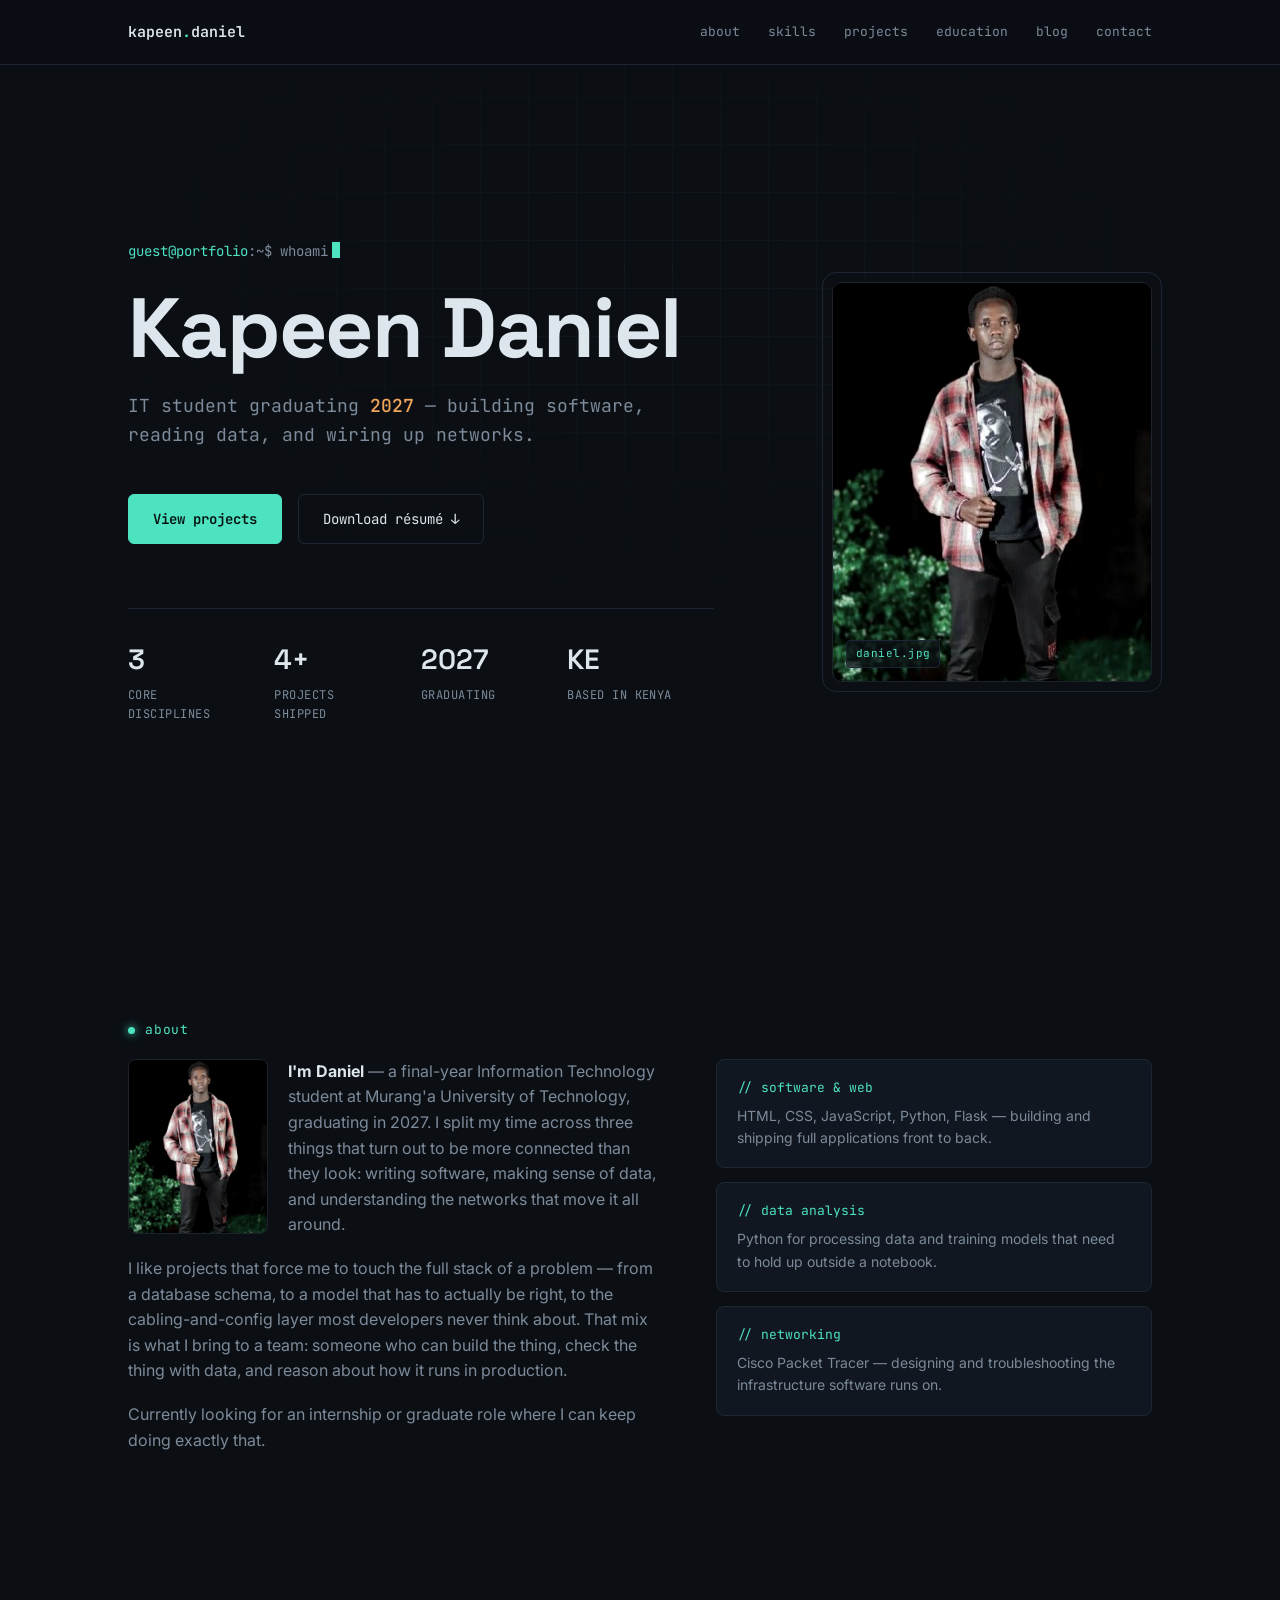
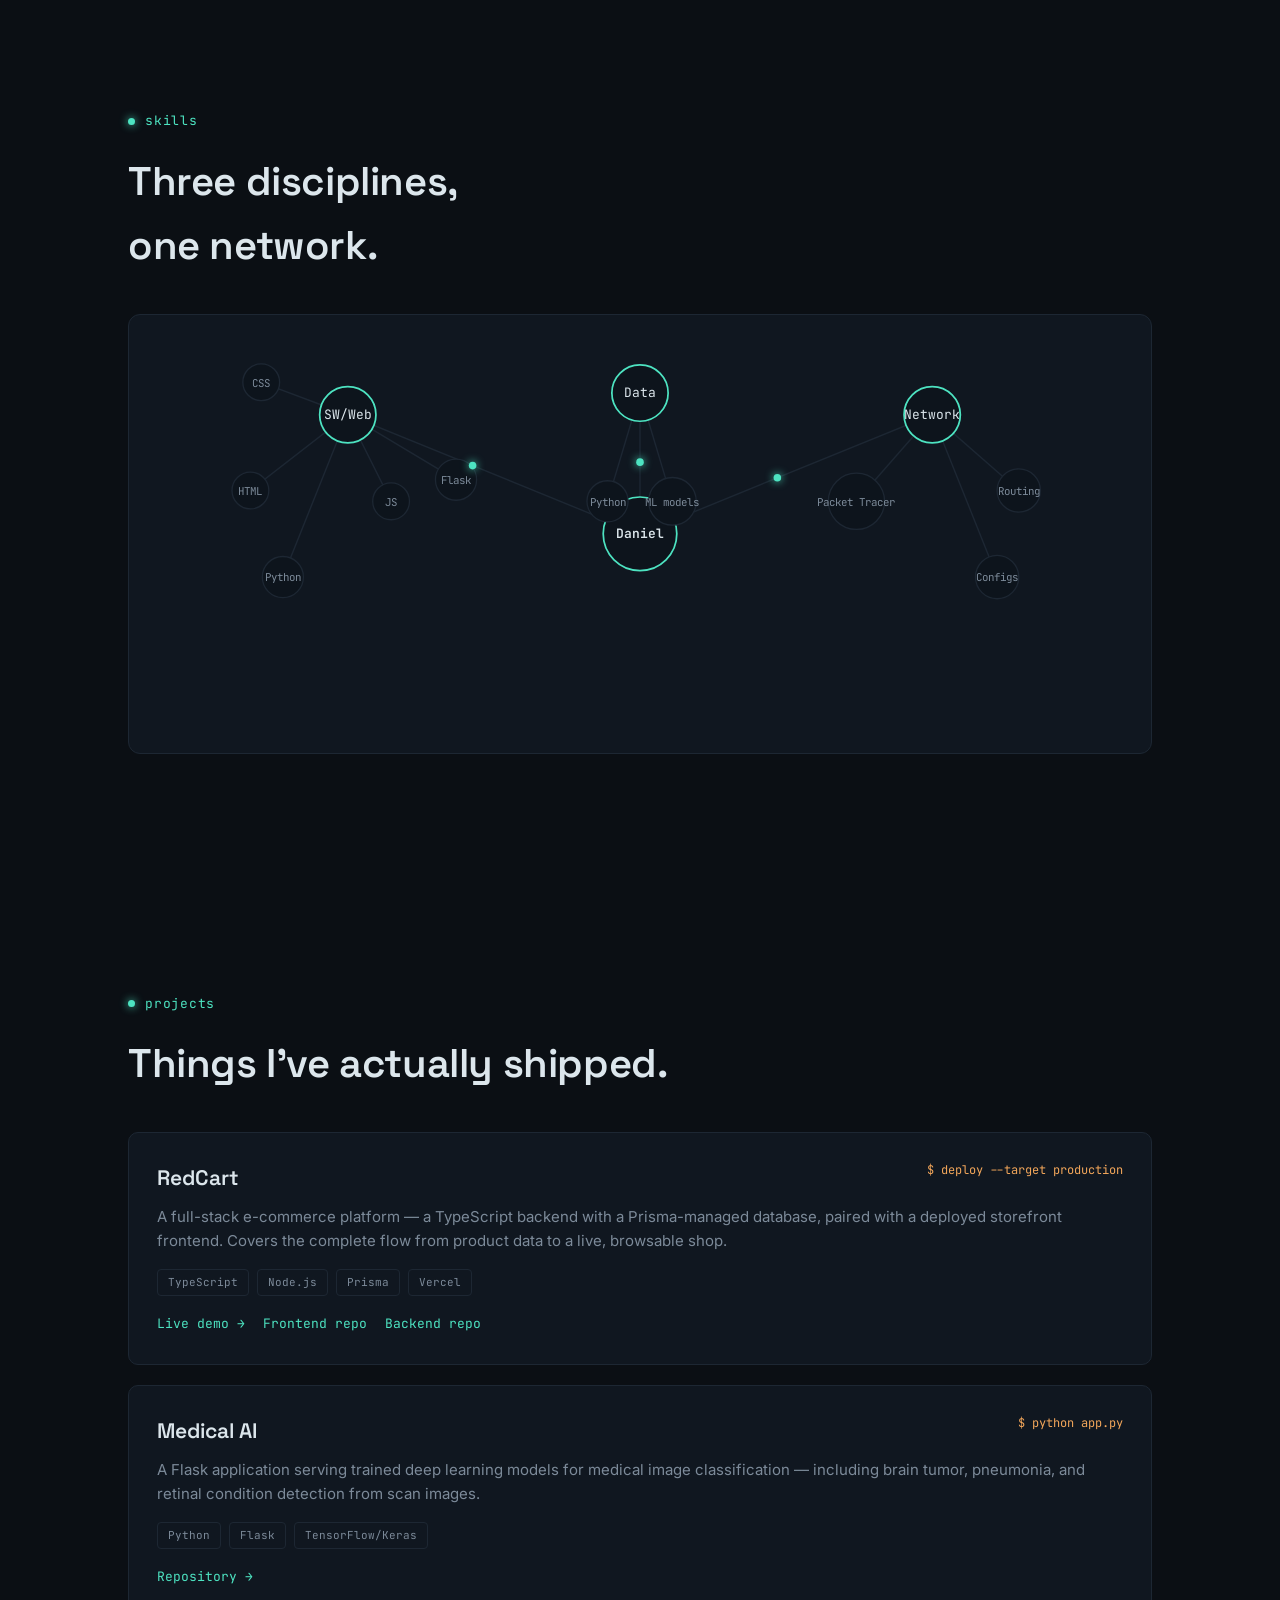
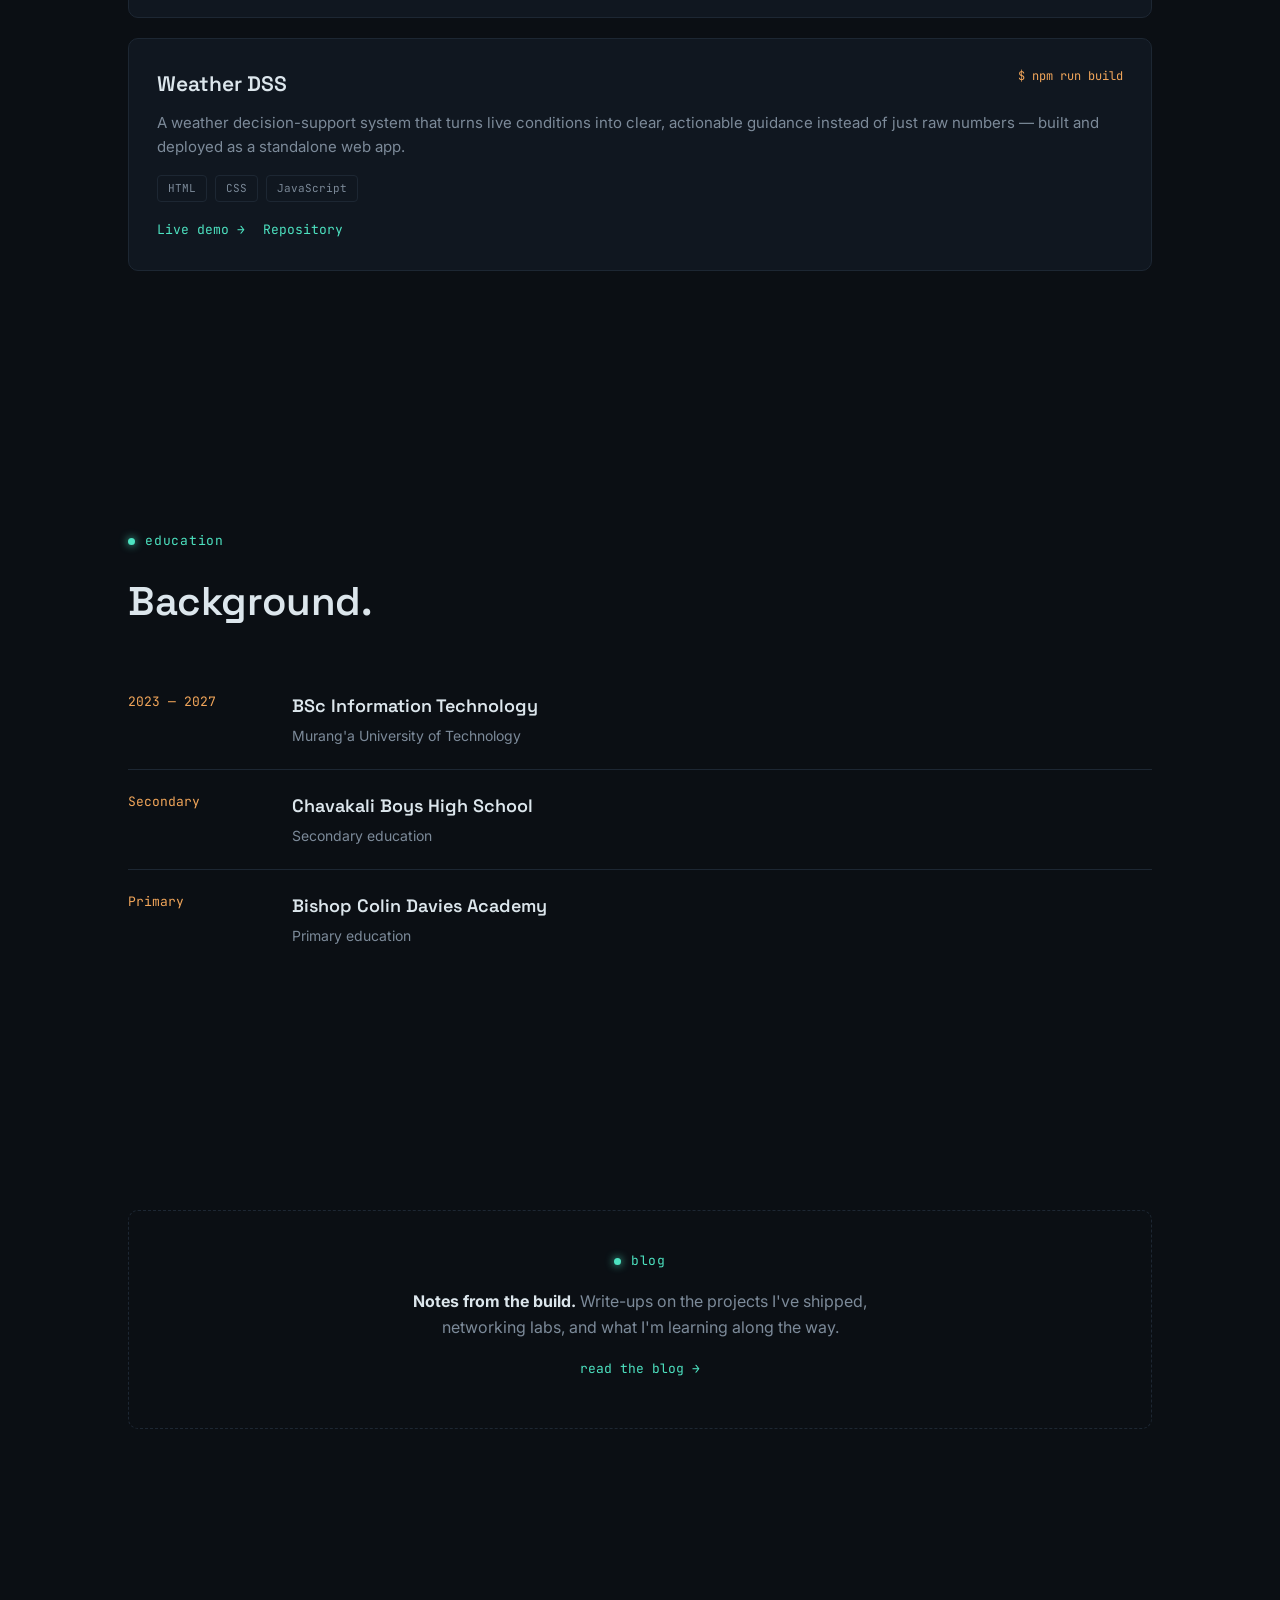
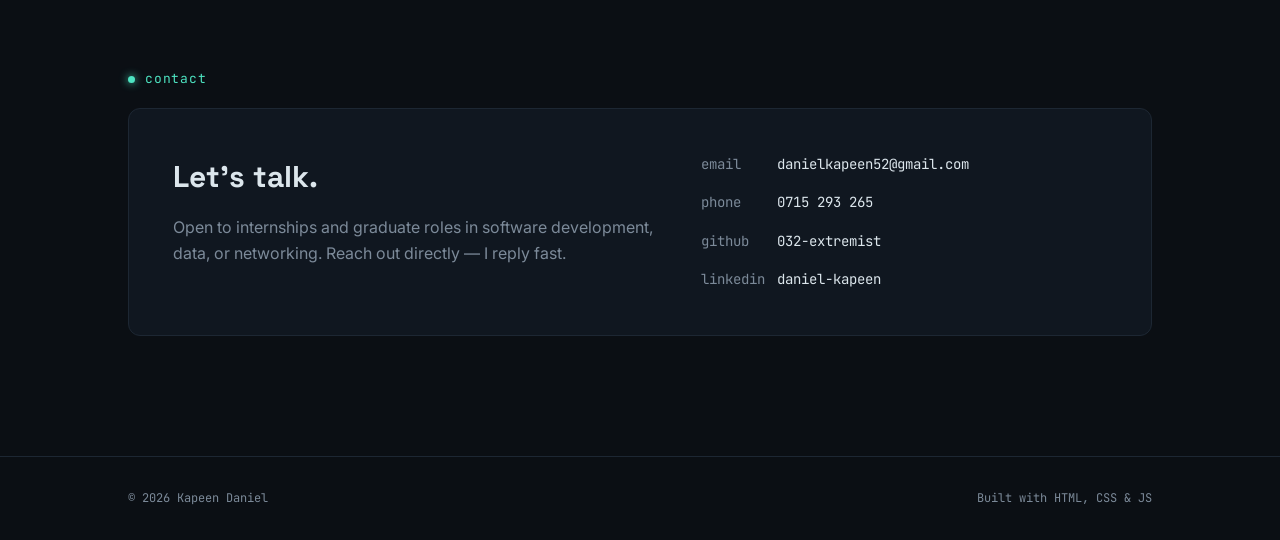
<file: index.html>
<!DOCTYPE html>
<html lang="en">

<head>
    <meta charset="UTF-8">
    <meta name="viewport" content="width=device-width, initial-scale=1.0">
    <title>Kapeen Daniel — IT Professional</title>
    <link rel="icon" href="favicon.ico" sizes="any">
    <link rel="icon" type="image/png" sizes="32x32" href="assets/favicon-32.png">
    <link rel="icon" type="image/png" sizes="16x16" href="assets/favicon-16.png">
    <link rel="apple-touch-icon" href="assets/apple-touch-icon.png">
    <link rel="preconnect" href="https://fonts.googleapis.com">
    <link
        href="https://fonts.googleapis.com/css2?family=Space+Grotesk:wght@400;500;600;700&family=Inter:wght@400;500;600&family=JetBrains+Mono:wght@400;500;600&display=swap"
        rel="stylesheet">
    <style>
        :root {
            --bg: #0B0F14;
            --panel: #101720;
            --panel-2: #0d141c;
            --line: #1D2733;
            --text: #DCE6EC;
            --text-dim: #7C8A99;
            --accent: #4DE3C1;
            --accent-2: #F2A65A;
            --mono: 'JetBrains Mono', monospace;
            --display: 'Space Grotesk', sans-serif;
            --body: 'Inter', sans-serif;
        }

        * {
            box-sizing: border-box;
            margin: 0;
            padding: 0;
        }

        html {
            scroll-behavior: smooth;
        }

        body {
            background: var(--bg);
            color: var(--text);
            font-family: var(--body);
            line-height: 1.6;
            overflow-x: hidden;
        }

        @media (prefers-reduced-motion: reduce) {
            * {
                animation-duration: 0.001ms !important;
                animation-iteration-count: 1 !important;
                transition-duration: 0.001ms !important;
            }
        }

        a {
            color: inherit;
        }

        ::selection {
            background: var(--accent);
            color: #0B0F14;
        }

        /* ---------- Layout shells ---------- */
        .wrap {
            max-width: 1080px;
            margin: 0 auto;
            padding: 0 28px;
        }

        section {
            padding: 120px 0;
        }

        @media (max-width:720px) {
            section {
                padding: 80px 0;
            }
        }

        .eyebrow {
            font-family: var(--mono);
            font-size: 13px;
            letter-spacing: 0.06em;
            color: var(--accent);
            display: flex;
            align-items: center;
            gap: 10px;
            margin-bottom: 18px;
        }

        .eyebrow::before {
            content: "";
            width: 7px;
            height: 7px;
            background: var(--accent);
            border-radius: 50%;
            box-shadow: 0 0 8px var(--accent);
            display: inline-block;
        }

        h2.heading {
            font-family: var(--display);
            font-weight: 600;
            font-size: clamp(28px, 4vw, 40px);
            letter-spacing: -0.01em;
            margin-bottom: 36px;
        }

        /* ---------- Nav ---------- */
        nav {
            position: fixed;
            top: 0;
            left: 0;
            right: 0;
            z-index: 50;
            background: rgba(11, 15, 20, 0.85);
            backdrop-filter: blur(10px);
            border-bottom: 1px solid var(--line);
        }

        nav .wrap {
            height: 64px;
            display: flex;
            align-items: center;
            justify-content: space-between;
        }

        .logo {
            font-family: var(--mono);
            font-weight: 600;
            font-size: 15px;
            color: var(--text);
            text-decoration: none;
        }

        .logo span {
            color: var(--accent);
        }

        .navlinks {
            display: flex;
            gap: 28px;
            font-family: var(--mono);
            font-size: 13px;
        }

        .navlinks a {
            text-decoration: none;
            color: var(--text-dim);
            transition: color .2s;
        }

        .navlinks a:hover,
        .navlinks a:focus-visible {
            color: var(--accent);
        }

        .navlinks a:focus-visible {
            outline: 1px solid var(--accent);
            outline-offset: 4px;
        }

        @media (max-width:720px) {
            .navlinks {
                display: none;
            }
        }

        /* ---------- Hero ---------- */
        .hero {
            min-height: 100vh;
            display: flex;
            flex-direction: column;
            justify-content: center;
            padding-top: 64px;
            position: relative;
        }

        .hero .wrap {
            display: grid;
            grid-template-columns: 1.2fr 0.8fr;
            gap: 48px;
            align-items: center;
        }

        .hero-photo-wrap {
            position: relative;
            justify-self: end;
            width: 100%;
            max-width: 320px;
        }

        .hero-photo-wrap::before {
            content: "";
            position: absolute;
            inset: -10px;
            border: 1px solid var(--line);
            border-radius: 14px;
            pointer-events: none;
        }

        .hero-photo {
            width: 100%;
            aspect-ratio: 4 / 5;
            object-fit: cover;
            border-radius: 10px;
            border: 1px solid var(--line);
            filter: grayscale(45%) contrast(1.05);
            display: block;
        }

        .hero-photo-tag {
            position: absolute;
            bottom: 14px;
            left: 14px;
            font-family: var(--mono);
            font-size: 11px;
            color: var(--accent);
            background: rgba(11, 15, 20, 0.75);
            border: 1px solid var(--line);
            padding: 4px 9px;
            border-radius: 4px;
            letter-spacing: 0.04em;
        }

        @media (max-width: 860px) {
            .hero .wrap {
                grid-template-columns: 1fr;
            }

            .hero-photo-wrap {
                justify-self: center;
                max-width: 220px;
                order: -1;
                margin-bottom: 24px;
            }
        }

        .hero-grid {
            position: absolute;
            inset: 0;
            z-index: -1;
            background-image:
                linear-gradient(var(--line) 1px, transparent 1px),
                linear-gradient(90deg, var(--line) 1px, transparent 1px);
            background-size: 48px 48px;
            opacity: 0.35;
            mask-image: radial-gradient(ellipse 60% 50% at 50% 30%, black 0%, transparent 70%);
        }

        .terminal-line {
            font-family: var(--mono);
            font-size: 14px;
            color: var(--text-dim);
            margin-bottom: 24px;
        }

        .terminal-line .prompt {
            color: var(--accent);
        }

        .terminal-line .caret {
            display: inline-block;
            width: 8px;
            height: 16px;
            background: var(--accent);
            margin-left: 4px;
            vertical-align: -2px;
            animation: blink 1s steps(1) infinite;
        }

        @keyframes blink {
            50% {
                opacity: 0;
            }
        }

        #typed-name {
            border-right: none;
        }

        .hero h1 {
            font-family: var(--display);
            font-weight: 700;
            font-size: clamp(40px, 8vw, 84px);
            line-height: 1.02;
            letter-spacing: -0.02em;
            margin-bottom: 20px;
        }

        .hero h1 .accent {
            color: var(--accent);
        }

        .hero p.tagline {
            font-family: var(--mono);
            font-size: clamp(14px, 2vw, 18px);
            color: var(--text-dim);
            max-width: 620px;
            margin-bottom: 44px;
        }

        .hero p.tagline strong {
            color: var(--accent-2);
            font-weight: 500;
        }

        .hero-cta {
            display: flex;
            gap: 16px;
            flex-wrap: wrap;
            margin-bottom: 64px;
        }

        .btn {
            font-family: var(--mono);
            font-size: 14px;
            padding: 13px 24px;
            border-radius: 6px;
            text-decoration: none;
            display: inline-flex;
            align-items: center;
            gap: 8px;
            transition: transform .15s ease, border-color .15s ease, background .15s ease;
            border: 1px solid var(--line);
        }

        .btn:hover {
            transform: translateY(-2px);
        }

        .btn:focus-visible {
            outline: 2px solid var(--accent);
            outline-offset: 2px;
        }

        .btn-primary {
            background: var(--accent);
            color: #06120F;
            border-color: var(--accent);
            font-weight: 600;
        }

        .btn-primary:hover {
            background: #5FF0D1;
        }

        .btn-secondary {
            color: var(--text);
            background: transparent;
        }

        .btn-secondary:hover {
            border-color: var(--accent);
            color: var(--accent);
        }

        .status-bar {
            display: grid;
            grid-template-columns: repeat(auto-fit, minmax(140px, 1fr));
            border-top: 1px solid var(--line);
            padding-top: 28px;
            max-width: 680px;
        }

        .status-bar div {
            padding-right: 20px;
        }

        .status-bar .num {
            font-family: var(--display);
            font-size: 28px;
            font-weight: 600;
            color: var(--text);
        }

        .status-bar .lbl {
            font-family: var(--mono);
            font-size: 12px;
            color: var(--text-dim);
            letter-spacing: 0.04em;
            margin-top: 4px;
        }

        /* ---------- About ---------- */
        .about-grid {
            display: grid;
            grid-template-columns: 1.1fr 0.9fr;
            gap: 56px;
            align-items: start;
        }

        @media (max-width:760px) {
            .about-grid {
                grid-template-columns: 1fr;
            }
        }

        .about-text p {
            color: var(--text-dim);
            margin-bottom: 18px;
            font-size: 16px;
        }

        .about-photo {
            width: 140px;
            aspect-ratio: 4 / 5;
            object-fit: cover;
            border-radius: 8px;
            border: 1px solid var(--line);
            filter: grayscale(45%) contrast(1.05);
            float: left;
            margin: 0 20px 12px 0;
            shape-outside: margin-box;
        }

        .about-text strong {
            color: var(--text);
        }

        .focus-list {
            display: flex;
            flex-direction: column;
            gap: 14px;
        }

        .focus-item {
            background: var(--panel);
            border: 1px solid var(--line);
            border-radius: 8px;
            padding: 18px 20px;
        }

        .focus-item .ft {
            font-family: var(--mono);
            font-size: 13px;
            color: var(--accent);
            margin-bottom: 6px;
        }

        .focus-item .fd {
            font-size: 14px;
            color: var(--text-dim);
        }

        /* ---------- Skills network ---------- */
        .skills-graph-wrap {
            background: var(--panel);
            border: 1px solid var(--line);
            border-radius: 12px;
            padding: 24px;
            overflow-x: auto;
        }

        .skills-graph-wrap svg {
            width: 100%;
            min-width: 560px;
            height: auto;
            display: block;
        }

        .node-label {
            font-family: var(--mono);
            font-size: 12px;
            fill: var(--text);
        }

        .node-sub {
            font-family: var(--mono);
            font-size: 10px;
            fill: var(--text-dim);
        }

        .node-core circle {
            fill: var(--panel-2);
            stroke: var(--accent);
            stroke-width: 1.6;
        }

        .node-leaf circle {
            fill: var(--panel-2);
            stroke: var(--line);
            stroke-width: 1.2;
        }

        .link {
            stroke: var(--line);
            stroke-width: 1.3;
        }

        .pulse {
            fill: var(--accent);
            filter: drop-shadow(0 0 4px var(--accent));
        }

        /* ---------- Projects ---------- */
        .project-card {
            border: 1px solid var(--line);
            border-radius: 10px;
            background: var(--panel);
            padding: 28px;
            margin-bottom: 20px;
            transition: border-color .2s ease, transform .2s ease;
        }

        .project-card:hover {
            border-color: var(--accent);
            transform: translateY(-2px);
        }

        .project-head {
            display: flex;
            justify-content: space-between;
            align-items: flex-start;
            gap: 16px;
            flex-wrap: wrap;
            margin-bottom: 10px;
        }

        .project-head h3 {
            font-family: var(--display);
            font-size: 21px;
            font-weight: 600;
        }

        .project-cmd {
            font-family: var(--mono);
            font-size: 12px;
            color: var(--accent-2);
        }

        .project-card p.desc {
            color: var(--text-dim);
            font-size: 15px;
            margin-bottom: 16px;
        }

        .stack-tags {
            display: flex;
            gap: 8px;
            flex-wrap: wrap;
            margin-bottom: 18px;
        }

        .tag {
            font-family: var(--mono);
            font-size: 11px;
            color: var(--text-dim);
            border: 1px solid var(--line);
            padding: 4px 10px;
            border-radius: 4px;
        }

        .project-links {
            display: flex;
            gap: 18px;
            font-family: var(--mono);
            font-size: 13px;
        }

        .project-links a {
            text-decoration: none;
            color: var(--accent);
            border-bottom: 1px solid transparent;
        }

        .project-links a:hover {
            border-color: var(--accent);
        }

        /* ---------- Education ---------- */
        .edu-item {
            display: grid;
            grid-template-columns: 140px 1fr;
            gap: 24px;
            padding: 22px 0;
            border-bottom: 1px solid var(--line);
        }

        .edu-item:last-child {
            border-bottom: none;
        }

        .edu-year {
            font-family: var(--mono);
            font-size: 13px;
            color: var(--accent-2);
        }

        .edu-item h3 {
            font-family: var(--display);
            font-size: 18px;
            font-weight: 600;
            margin-bottom: 4px;
        }

        .edu-item p {
            color: var(--text-dim);
            font-size: 14px;
        }

        @media (max-width:600px) {
            .edu-item {
                grid-template-columns: 1fr;
                gap: 6px;
            }
        }

        /* ---------- Blog placeholder ---------- */
        .blog-card {
            border: 1px dashed var(--line);
            border-radius: 10px;
            padding: 40px 28px;
            text-align: center;
            color: var(--text-dim);
        }

        .blog-card .eyebrow {
            justify-content: center;
        }

        .blog-card p {
            max-width: 480px;
            margin: 0 auto 8px;
        }

        /* ---------- Contact ---------- */
        .contact-panel {
            background: var(--panel);
            border: 1px solid var(--line);
            border-radius: 12px;
            padding: 44px;
            display: grid;
            grid-template-columns: 1.2fr 1fr;
            gap: 40px;
        }

        @media (max-width:700px) {
            .contact-panel {
                grid-template-columns: 1fr;
                padding: 32px 24px;
            }
        }

        .contact-panel h2 {
            font-family: var(--display);
            font-size: 30px;
            margin-bottom: 14px;
        }

        .contact-panel p.lead {
            color: var(--text-dim);
            margin-bottom: 0;
        }

        .contact-list {
            display: flex;
            flex-direction: column;
            gap: 16px;
        }

        .contact-row {
            display: flex;
            align-items: center;
            gap: 12px;
            font-family: var(--mono);
            font-size: 14px;
        }

        .contact-row .k {
            color: var(--text-dim);
            width: 64px;
            flex-shrink: 0;
        }

        .contact-row a,
        .contact-row span {
            color: var(--text);
            text-decoration: none;
        }

        .contact-row a:hover {
            color: var(--accent);
        }

        footer {
            border-top: 1px solid var(--line);
            padding: 32px 0;
            font-family: var(--mono);
            font-size: 12px;
            color: var(--text-dim);
            display: flex;
            justify-content: space-between;
            flex-wrap: wrap;
            gap: 10px;
        }

        .reveal {
            opacity: 0;
            transform: translateY(16px);
            transition: opacity .6s ease, transform .6s ease;
        }

        .reveal.in {
            opacity: 1;
            transform: translateY(0);
        }
    </style>
</head>

<body>

    <nav>
        <div class="wrap">
            <a href="#top" class="logo">kapeen<span>.</span>daniel</a>
            <div class="navlinks">
                <a href="#about">about</a>
                <a href="#skills">skills</a>
                <a href="#projects">projects</a>
                <a href="#education">education</a>
                <a href="blog/index.html">blog</a>
                <a href="#contact">contact</a>
            </div>
        </div>
    </nav>

    <header class="hero" id="top">
        <div class="hero-grid" aria-hidden="true"></div>
        <div class="wrap">
            <div class="hero-text">
                <p class="terminal-line"><span class="prompt">guest@portfolio</span>:~$ whoami<span
                        class="caret"></span>
                </p>
                <h1 id="typed-name">Kapeen Daniel</h1>
                <p class="tagline">IT student graduating <strong>2027</strong> — building software, reading data, and
                    wiring
                    up networks.</p>
                <div class="hero-cta">
                    <a class="btn btn-primary" href="#projects">View projects</a>
                    <a class="btn btn-secondary" href="Kapeen_Daniel_Resume.docx" download>Download résumé ↓</a>
                </div>
                <div class="status-bar">
                    <div>
                        <div class="num">3</div>
                        <div class="lbl">CORE DISCIPLINES</div>
                    </div>
                    <div>
                        <div class="num">4+</div>
                        <div class="lbl">PROJECTS SHIPPED</div>
                    </div>
                    <div>
                        <div class="num">2027</div>
                        <div class="lbl">GRADUATING</div>
                    </div>
                    <div>
                        <div class="num">KE</div>
                        <div class="lbl">BASED IN KENYA</div>
                    </div>
                </div>
            </div>
            <div class="hero-photo-wrap">
                <img class="hero-photo" src="assets/profile.jpg" alt="Portrait of Kapeen Daniel">
                <span class="hero-photo-tag">daniel.jpg</span>
            </div>
        </div>
    </header>

    <main>

        <section id="about">
            <div class="wrap">
                <div class="eyebrow">about</div>
                <div class="about-grid">
                    <div class="about-text reveal">
                        <img class="about-photo" src="assets/profile.jpg" alt="Kapeen Daniel">
                        <p><strong>I'm Daniel</strong> — a final-year Information Technology student at Murang'a
                            University of Technology, graduating in 2027. I split my time across three things that turn
                            out to be more connected than they look: writing software, making sense of data, and
                            understanding the networks that move it all around.</p>
                        <p>I like projects that force me to touch the full stack of a problem — from a database schema,
                            to a model that has to actually be right, to the cabling-and-config layer most developers
                            never think about. That mix is what I bring to a team: someone who can build the thing,
                            check the thing with data, and reason about how it runs in production.</p>
                        <p>Currently looking for an internship or graduate role where I can keep doing exactly that.</p>
                    </div>
                    <div class="focus-list reveal">
                        <div class="focus-item">
                            <div class="ft">// software & web</div>
                            <div class="fd">HTML, CSS, JavaScript, Python, Flask — building and shipping full
                                applications front to back.</div>
                        </div>
                        <div class="focus-item">
                            <div class="ft">// data analysis</div>
                            <div class="fd">Python for processing data and training models that need to hold up outside
                                a notebook.</div>
                        </div>
                        <div class="focus-item">
                            <div class="ft">// networking</div>
                            <div class="fd">Cisco Packet Tracer — designing and troubleshooting the infrastructure
                                software runs on.</div>
                        </div>
                    </div>
                </div>
            </div>
        </section>

        <section id="skills">
            <div class="wrap">
                <div class="eyebrow">skills</div>
                <h2 class="heading">Three disciplines,<br>one network.</h2>
                <div class="skills-graph-wrap reveal">
                    <svg viewBox="0 0 900 360" xmlns="http://www.w3.org/2000/svg" role="img"
                        aria-label="Diagram showing three skill domains — Software & Web, Data Analysis, Networking — each connected to their core tools.">
                        <!-- links -->
                        <g class="links">
                            <line class="link" x1="450" y1="180" x2="180" y2="70" />
                            <line class="link" x1="450" y1="180" x2="450" y2="50" />
                            <line class="link" x1="450" y1="180" x2="720" y2="70" />

                            <line class="link" x1="180" y1="70" x2="90" y2="140" />
                            <line class="link" x1="180" y1="70" x2="100" y2="40" />
                            <line class="link" x1="180" y1="70" x2="220" y2="150" />
                            <line class="link" x1="180" y1="70" x2="280" y2="130" />
                            <line class="link" x1="180" y1="70" x2="120" y2="220" />

                            <line class="link" x1="450" y1="50" x2="420" y2="150" />
                            <line class="link" x1="450" y1="50" x2="480" y2="150" />

                            <line class="link" x1="720" y1="70" x2="650" y2="150" />
                            <line class="link" x1="720" y1="70" x2="800" y2="140" />
                            <line class="link" x1="720" y1="70" x2="780" y2="220" />
                        </g>

                        <!-- core node -->
                        <g class="node-core">
                            <circle cx="450" cy="180" r="34" />
                            <text x="450" y="184" text-anchor="middle" class="node-label"
                                font-weight="600">Daniel</text>
                        </g>

                        <!-- domain nodes -->
                        <g class="node-core">
                            <circle cx="180" cy="70" r="26" />
                            <text x="180" y="74" text-anchor="middle" class="node-label">SW/Web</text>
                        </g>
                        <g class="node-core">
                            <circle cx="450" cy="50" r="26" />
                            <text x="450" y="54" text-anchor="middle" class="node-label">Data</text>
                        </g>
                        <g class="node-core">
                            <circle cx="720" cy="70" r="26" />
                            <text x="720" y="74" text-anchor="middle" class="node-label">Network</text>
                        </g>

                        <!-- leaves: SW/Web -->
                        <g class="node-leaf">
                            <circle cx="90" cy="140" r="17" /><text x="90" y="144" text-anchor="middle"
                                class="node-sub">HTML</text>
                        </g>
                        <g class="node-leaf">
                            <circle cx="100" cy="40" r="17" /><text x="100" y="44" text-anchor="middle"
                                class="node-sub">CSS</text>
                        </g>
                        <g class="node-leaf">
                            <circle cx="220" cy="150" r="17" /><text x="220" y="154" text-anchor="middle"
                                class="node-sub">JS</text>
                        </g>
                        <g class="node-leaf">
                            <circle cx="280" cy="130" r="19" /><text x="280" y="134" text-anchor="middle"
                                class="node-sub">Flask</text>
                        </g>
                        <g class="node-leaf">
                            <circle cx="120" cy="220" r="19" /><text x="120" y="224" text-anchor="middle"
                                class="node-sub">Python</text>
                        </g>

                        <!-- leaves: Data -->
                        <g class="node-leaf">
                            <circle cx="420" cy="150" r="19" /><text x="420" y="154" text-anchor="middle"
                                class="node-sub">Python</text>
                        </g>
                        <g class="node-leaf">
                            <circle cx="480" cy="150" r="22" /><text x="480" y="154" text-anchor="middle"
                                class="node-sub">ML models</text>
                        </g>

                        <!-- leaves: Network -->
                        <g class="node-leaf">
                            <circle cx="650" cy="150" r="26" /><text x="650" y="154" text-anchor="middle"
                                class="node-sub">Packet Tracer</text>
                        </g>
                        <g class="node-leaf">
                            <circle cx="800" cy="140" r="20" /><text x="800" y="144" text-anchor="middle"
                                class="node-sub">Routing</text>
                        </g>
                        <g class="node-leaf">
                            <circle cx="780" cy="220" r="20" /><text x="780" y="224" text-anchor="middle"
                                class="node-sub">Configs</text>
                        </g>

                        <!-- pulses traveling along main spokes -->
                        <circle class="pulse" r="3.5">
                            <animateMotion dur="3.2s" repeatCount="indefinite" path="M450,180 L180,70" />
                        </circle>
                        <circle class="pulse" r="3.5">
                            <animateMotion dur="3.6s" repeatCount="indefinite" path="M450,180 L450,50" />
                        </circle>
                        <circle class="pulse" r="3.5">
                            <animateMotion dur="3.9s" repeatCount="indefinite" path="M450,180 L720,70" />
                        </circle>
                    </svg>
                </div>
            </div>
        </section>

        <section id="projects">
            <div class="wrap">
                <div class="eyebrow">projects</div>
                <h2 class="heading">Things I've actually shipped.</h2>

                <div class="project-card reveal">
                    <div class="project-head">
                        <h3>RedCart</h3>
                        <span class="project-cmd">$ deploy --target production</span>
                    </div>
                    <p class="desc">A full-stack e-commerce platform — a TypeScript backend with a Prisma-managed
                        database, paired with a deployed storefront frontend. Covers the complete flow from product data
                        to a live, browsable shop.</p>
                    <div class="stack-tags">
                        <span class="tag">TypeScript</span><span class="tag">Node.js</span><span
                            class="tag">Prisma</span><span class="tag">Vercel</span>
                    </div>
                    <div class="project-links">
                        <a href="https://redcart-frontend.vercel.app/" target="_blank" rel="noopener">Live demo →</a>
                        <a href="https://github.com/032-extremist/redcart-frontend" target="_blank"
                            rel="noopener">Frontend repo</a>
                        <a href="https://github.com/032-extremist/redcart-backend" target="_blank"
                            rel="noopener">Backend repo</a>
                    </div>
                </div>

                <div class="project-card reveal">
                    <div class="project-head">
                        <h3>Medical AI</h3>
                        <span class="project-cmd">$ python app.py</span>
                    </div>
                    <p class="desc">A Flask application serving trained deep learning models for medical image
                        classification — including brain tumor, pneumonia, and retinal condition detection from scan
                        images.</p>
                    <div class="stack-tags">
                        <span class="tag">Python</span><span class="tag">Flask</span><span
                            class="tag">TensorFlow/Keras</span>
                    </div>
                    <div class="project-links">
                        <a href="https://github.com/032-extremist/Medical-AI" target="_blank" rel="noopener">Repository
                            →</a>
                    </div>
                </div>

                <div class="project-card reveal">
                    <div class="project-head">
                        <h3>Weather DSS</h3>
                        <span class="project-cmd">$ npm run build</span>
                    </div>
                    <p class="desc">A weather decision-support system that turns live conditions into clear, actionable
                        guidance instead of just raw numbers — built and deployed as a standalone web app.</p>
                    <div class="stack-tags">
                        <span class="tag">HTML</span><span class="tag">CSS</span><span class="tag">JavaScript</span>
                    </div>
                    <div class="project-links">
                        <a href="https://weather-dss.vercel.app/" target="_blank" rel="noopener">Live demo →</a>
                        <a href="https://github.com/032-extremist/weather-dss" target="_blank"
                            rel="noopener">Repository</a>
                    </div>
                </div>
            </div>
        </section>

        <section id="education">
            <div class="wrap">
                <div class="eyebrow">education</div>
                <h2 class="heading">Background.</h2>
                <div class="reveal">
                    <div class="edu-item">
                        <div class="edu-year">2023 — 2027</div>
                        <div>
                            <h3>BSc Information Technology</h3>
                            <p>Murang'a University of Technology</p>
                        </div>
                    </div>
                    <div class="edu-item">
                        <div class="edu-year">Secondary</div>
                        <div>
                            <h3>Chavakali Boys High School</h3>
                            <p>Secondary education</p>
                        </div>
                    </div>
                    <div class="edu-item">
                        <div class="edu-year">Primary</div>
                        <div>
                            <h3>Bishop Colin Davies Academy</h3>
                            <p>Primary education</p>
                        </div>
                    </div>
                </div>
            </div>
        </section>

        <section id="blog">
            <div class="wrap">
                <div class="blog-card reveal">
                    <div class="eyebrow">blog</div>
                    <p><strong style="color:var(--text)">Notes from the build.</strong> Write-ups on the projects I've
                        shipped, networking labs, and what I'm learning along the way.</p>
                    <p style="margin-top:14px;"><a href="blog/index.html"
                            style="color:var(--accent); text-decoration:none; font-family:var(--mono); font-size:13px;">read
                            the blog →</a></p>
                </div>
            </div>
        </section>

        <section id="contact">
            <div class="wrap">
                <div class="eyebrow">contact</div>
                <div class="contact-panel reveal">
                    <div>
                        <h2>Let's talk.</h2>
                        <p class="lead">Open to internships and graduate roles in software development, data, or
                            networking. Reach out directly — I reply fast.</p>
                    </div>
                    <div class="contact-list">
                        <div class="contact-row"><span class="k">email</span><a
                                href="mailto:danielkapeen52@gmail.com">danielkapeen52@gmail.com</a></div>
                        <div class="contact-row"><span class="k">phone</span><span>0715 293 265</span></div>
                        <div class="contact-row"><span class="k">github</span><a href="https://github.com/032-extremist"
                                target="_blank" rel="noopener">032-extremist</a></div>
                        <div class="contact-row"><span class="k">linkedin</span><a
                                href="https://www.linkedin.com/in/daniel-kapeen-088387358" target="_blank"
                                rel="noopener">daniel-kapeen</a></div>
                    </div>
                </div>
            </div>
        </section>

    </main>

    <footer>
        <div class="wrap" style="display:flex; justify-content:space-between; width:100%; flex-wrap:wrap; gap:10px;">
            <span>© 2026 Kapeen Daniel</span>
            <span>Built with HTML, CSS &amp; JS</span>
        </div>
    </footer>

    <script>
        // Reveal on scroll
        const revealEls = document.querySelectorAll('.reveal');
        const io = new IntersectionObserver((entries) => {
            entries.forEach(e => { if (e.isIntersecting) e.target.classList.add('in'); });
        }, { threshold: 0.15 });
        revealEls.forEach(el => io.observe(el));

        // Typed name effect
        const target = document.getElementById('typed-name');
        const fullText = "Kapeen Daniel";
        let i = 0;
        function type() {
            if (i <= fullText.length) {
                target.innerHTML = fullText.slice(0, i) + '<span class="caret" aria-hidden="true"></span>';
                i++;
                setTimeout(type, 70);
            } else {
                target.innerHTML = fullText;
            }
        }
        if (!window.matchMedia('(prefers-reduced-motion: reduce)').matches) {
            type();
        }
    </script>

</body>

</html>
</file>
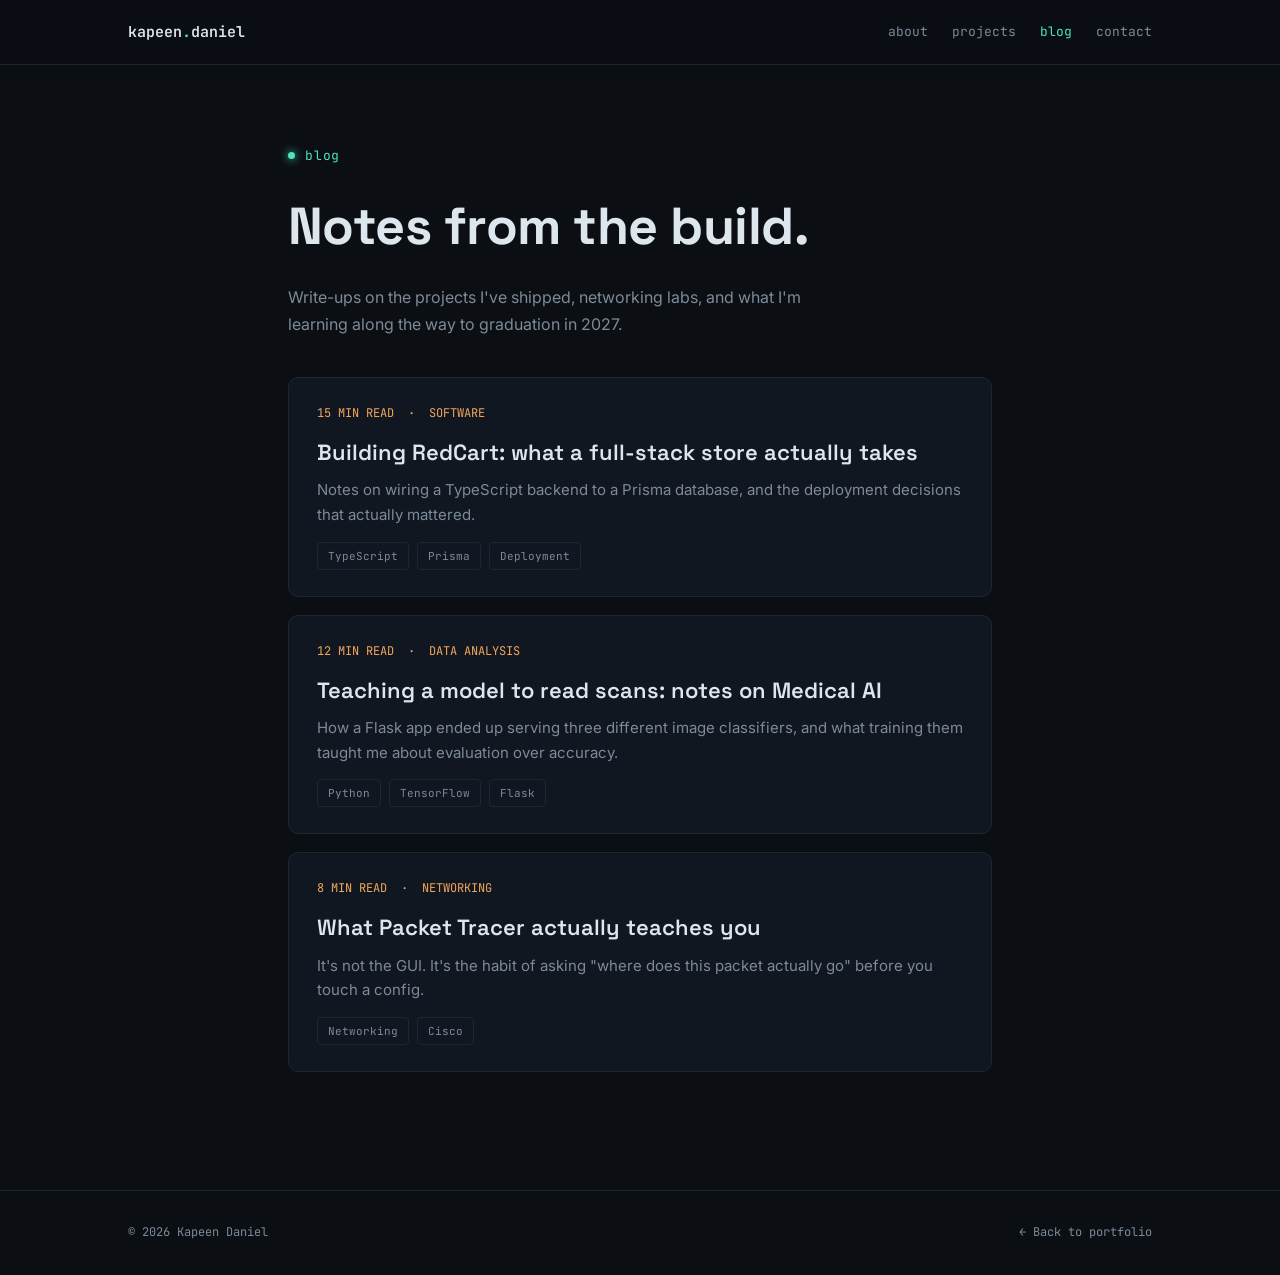
<file: blog/index.html>
<!DOCTYPE html>
<html lang="en">

<head>
    <meta charset="UTF-8">
    <meta name="viewport" content="width=device-width, initial-scale=1.0">
    <title>Blog — Kapeen Daniel</title>
    <link rel="icon" href="../favicon.ico" sizes="any">
    <link rel="icon" type="image/png" sizes="32x32" href="../assets/favicon-32.png">
    <link rel="icon" type="image/png" sizes="16x16" href="../assets/favicon-16.png">
    <link rel="apple-touch-icon" href="../assets/apple-touch-icon.png">
    <link rel="preconnect" href="https://fonts.googleapis.com">
    <link
        href="https://fonts.googleapis.com/css2?family=Space+Grotesk:wght@400;500;600;700&family=Inter:wght@400;500;600&family=JetBrains+Mono:wght@400;500;600&display=swap"
        rel="stylesheet">
    <link rel="stylesheet" href="blog.css">
</head>

<body>

    <nav>
        <div class="navwrap">
            <a href="../index.html" class="logo">kapeen<span>.</span>daniel</a>
            <div class="navlinks">
                <a href="../index.html#about">about</a>
                <a href="../index.html#projects">projects</a>
                <a href="index.html" class="active">blog</a>
                <a href="../index.html#contact">contact</a>
            </div>
        </div>
    </nav>

    <main class="wrap">
        <div class="page-head">
            <div class="eyebrow">blog</div>
            <h1>Notes from the build.</h1>
            <p class="lead">Write-ups on the projects I've shipped, networking labs, and what I'm learning along the way
                to graduation in 2027.</p>
        </div>

        <div class="post-list">
            <a class="post-card" href="posts/building-redcart.html">
                <div class="post-meta">15 MIN READ &nbsp;·&nbsp; SOFTWARE</div>
                <h2>Building RedCart: what a full-stack store actually takes</h2>
                <p>Notes on wiring a TypeScript backend to a Prisma database, and the deployment decisions that actually
                    mattered.</p>
                <div class="tag-row"><span class="tag">TypeScript</span><span class="tag">Prisma</span><span
                        class="tag">Deployment</span></div>
            </a>

            <a class="post-card" href="posts/medical-ai-notes.html">
                <div class="post-meta">12 MIN READ &nbsp;·&nbsp; DATA ANALYSIS</div>
                <h2>Teaching a model to read scans: notes on Medical AI</h2>
                <p>How a Flask app ended up serving three different image classifiers, and what training them taught me
                    about evaluation over accuracy.</p>
                <div class="tag-row"><span class="tag">Python</span><span class="tag">TensorFlow</span><span
                        class="tag">Flask</span></div>
            </a>

            <a class="post-card" href="posts/packet-tracer-lessons.html">
                <div class="post-meta">8 MIN READ &nbsp;·&nbsp; NETWORKING</div>
                <h2>What Packet Tracer actually teaches you</h2>
                <p>It's not the GUI. It's the habit of asking "where does this packet actually go" before you touch a
                    config.</p>
                <div class="tag-row"><span class="tag">Networking</span><span class="tag">Cisco</span></div>
            </a>
        </div>
    </main>

    <footer>
        <div class="wrap">
            <span>© 2026 Kapeen Daniel</span>
            <span><a href="../index.html" style="text-decoration:none; color:var(--text-dim);">← Back to
                    portfolio</a></span>
        </div>
    </footer>

</body>

</html>
</file>
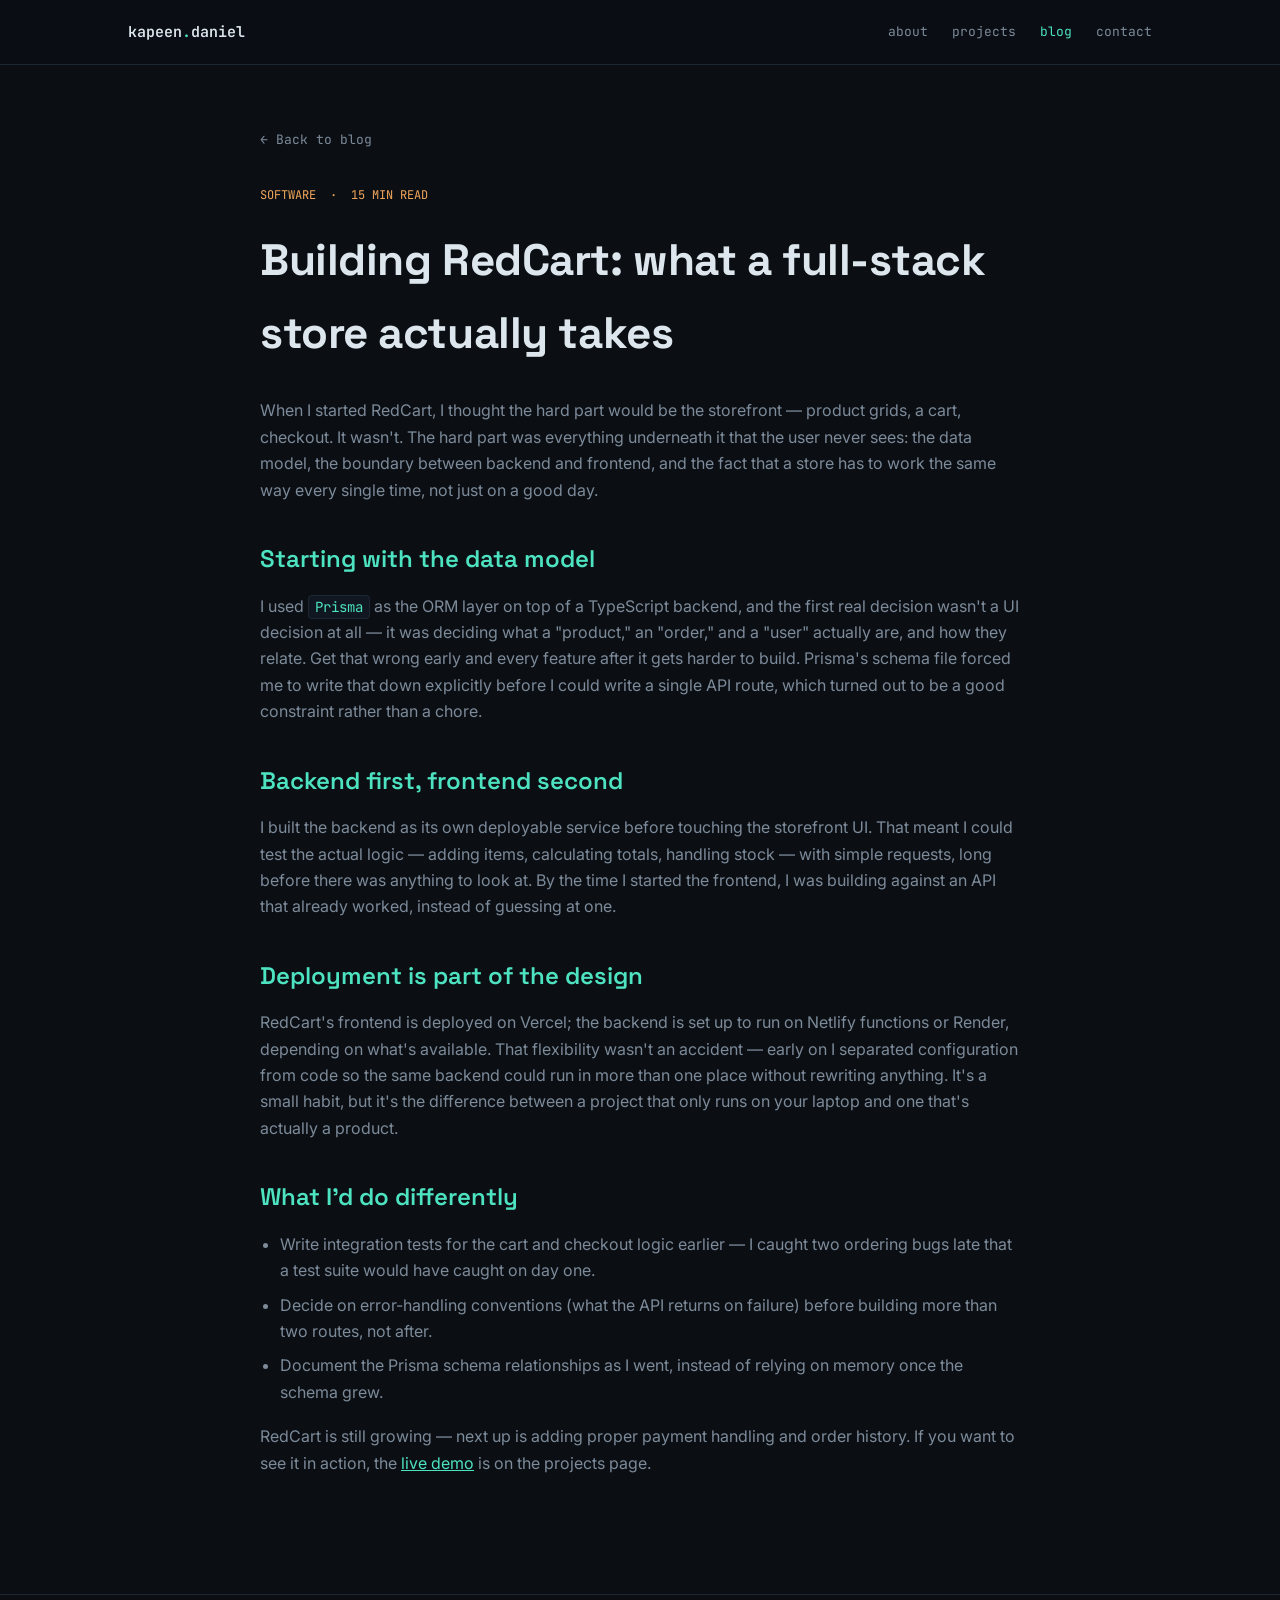
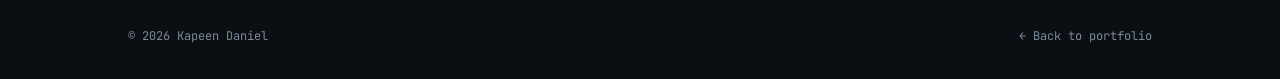
<file: blog/posts/building-redcart.html>
<!DOCTYPE html>
<html lang="en">

<head>
    <meta charset="UTF-8">
    <meta name="viewport" content="width=device-width, initial-scale=1.0">
    <title>Building RedCart — Kapeen Daniel</title>
    <link rel="icon" href="../../favicon.ico" sizes="any">
    <link rel="icon" type="image/png" sizes="32x32" href="../../assets/favicon-32.png">
    <link rel="icon" type="image/png" sizes="16x16" href="../../assets/favicon-16.png">
    <link rel="apple-touch-icon" href="../../assets/apple-touch-icon.png">
    <link rel="preconnect" href="https://fonts.googleapis.com">
    <link
        href="https://fonts.googleapis.com/css2?family=Space+Grotesk:wght@400;500;600;700&family=Inter:wght@400;500;600&family=JetBrains+Mono:wght@400;500;600&display=swap"
        rel="stylesheet">
    <link rel="stylesheet" href="../blog.css">
</head>

<body>

    <nav>
        <div class="navwrap">
            <a href="../../index.html" class="logo">kapeen<span>.</span>daniel</a>
            <div class="navlinks">
                <a href="../../index.html#about">about</a>
                <a href="../../index.html#projects">projects</a>
                <a href="../index.html" class="active">blog</a>
                <a href="../../index.html#contact">contact</a>
            </div>
        </div>
    </nav>

    <main class="wrap post-body">
        <a class="back-link" href="../index.html">← Back to blog</a>
        <div class="post-meta">SOFTWARE &nbsp;·&nbsp; 15 MIN READ</div>
        <h1>Building RedCart: what a full-stack store actually takes</h1>

        <p>When I started RedCart, I thought the hard part would be the storefront — product grids, a cart, checkout. It
            wasn't. The hard part was everything underneath it that the user never sees: the data model, the boundary
            between backend and frontend, and the fact that a store has to work the same way every single time, not just
            on a good day.</p>

        <h2>Starting with the data model</h2>
        <p>I used <code>Prisma</code> as the ORM layer on top of a TypeScript backend, and the first real decision
            wasn't a UI decision at all — it was deciding what a "product," an "order," and a "user" actually are, and
            how they relate. Get that wrong early and every feature after it gets harder to build. Prisma's schema file
            forced me to write that down explicitly before I could write a single API route, which turned out to be a
            good constraint rather than a chore.</p>

        <h2>Backend first, frontend second</h2>
        <p>I built the backend as its own deployable service before touching the storefront UI. That meant I could test
            the actual logic — adding items, calculating totals, handling stock — with simple requests, long before
            there was anything to look at. By the time I started the frontend, I was building against an API that
            already worked, instead of guessing at one.</p>

        <h2>Deployment is part of the design</h2>
        <p>RedCart's frontend is deployed on Vercel; the backend is set up to run on Netlify functions or Render,
            depending on what's available. That flexibility wasn't an accident — early on I separated configuration from
            code so the same backend could run in more than one place without rewriting anything. It's a small habit,
            but it's the difference between a project that only runs on your laptop and one that's actually a product.
        </p>

        <h2>What I'd do differently</h2>
        <ul>
            <li>Write integration tests for the cart and checkout logic earlier — I caught two ordering bugs late that a
                test suite would have caught on day one.</li>
            <li>Decide on error-handling conventions (what the API returns on failure) before building more than two
                routes, not after.</li>
            <li>Document the Prisma schema relationships as I went, instead of relying on memory once the schema grew.
            </li>
        </ul>

        <p>RedCart is still growing — next up is adding proper payment handling and order history. If you want to see it
            in action, the <a href="https://redcart-frontend.vercel.app/" target="_blank" rel="noopener"
                style="color:var(--accent);">live demo</a> is on the projects page.</p>
    </main>

    <footer>
        <div class="wrap">
            <span>© 2026 Kapeen Daniel</span>
            <span><a href="../../index.html" style="text-decoration:none; color:var(--text-dim);">← Back to
                    portfolio</a></span>
        </div>
    </footer>

</body>

</html>
</file>
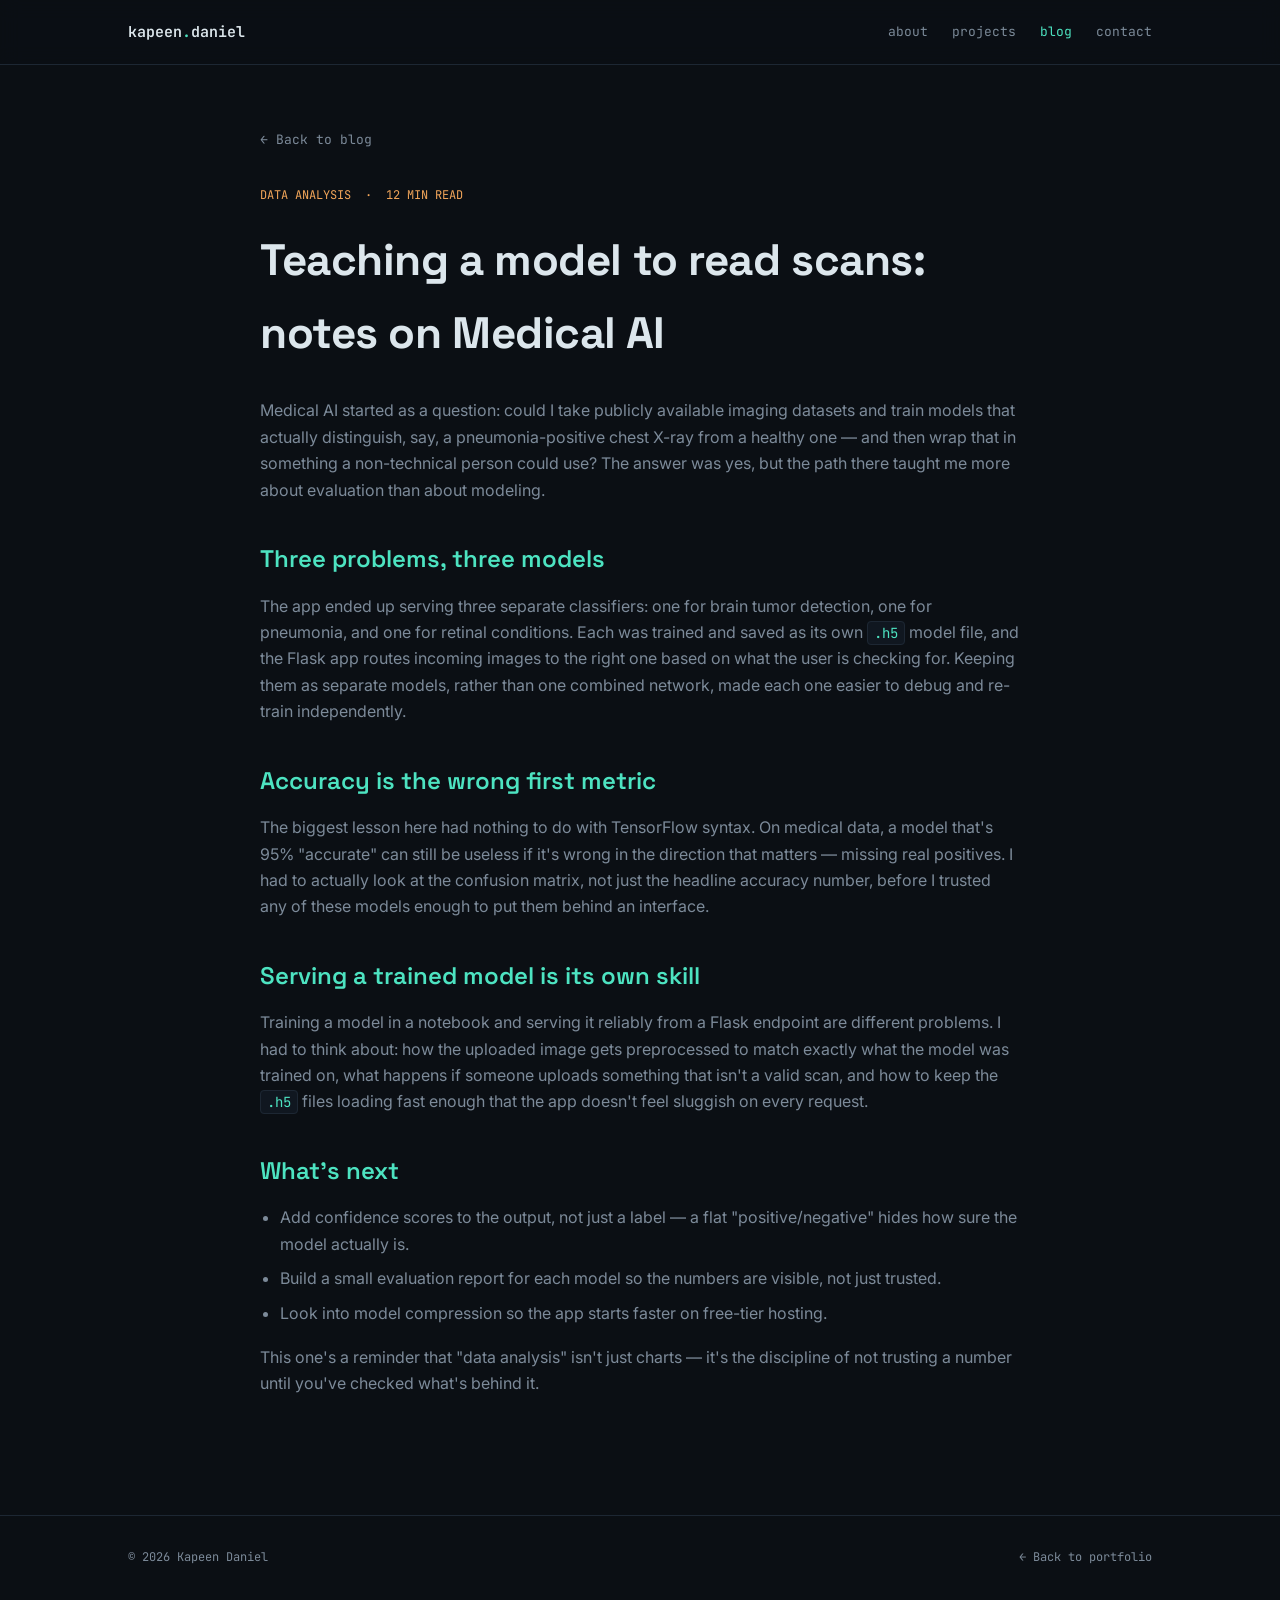
<file: blog/posts/medical-ai-notes.html>
<!DOCTYPE html>
<html lang="en">

<head>
    <meta charset="UTF-8">
    <meta name="viewport" content="width=device-width, initial-scale=1.0">
    <title>Teaching a model to read scans — Kapeen Daniel</title>
    <link rel="icon" href="../../favicon.ico" sizes="any">
    <link rel="icon" type="image/png" sizes="32x32" href="../../assets/favicon-32.png">
    <link rel="icon" type="image/png" sizes="16x16" href="../../assets/favicon-16.png">
    <link rel="apple-touch-icon" href="../../assets/apple-touch-icon.png">
    <link rel="preconnect" href="https://fonts.googleapis.com">
    <link
        href="https://fonts.googleapis.com/css2?family=Space+Grotesk:wght@400;500;600;700&family=Inter:wght@400;500;600&family=JetBrains+Mono:wght@400;500;600&display=swap"
        rel="stylesheet">
    <link rel="stylesheet" href="../blog.css">
</head>

<body>

    <nav>
        <div class="navwrap">
            <a href="../../index.html" class="logo">kapeen<span>.</span>daniel</a>
            <div class="navlinks">
                <a href="../../index.html#about">about</a>
                <a href="../../index.html#projects">projects</a>
                <a href="../index.html" class="active">blog</a>
                <a href="../../index.html#contact">contact</a>
            </div>
        </div>
    </nav>

    <main class="wrap post-body">
        <a class="back-link" href="../index.html">← Back to blog</a>
        <div class="post-meta">DATA ANALYSIS &nbsp;·&nbsp; 12 MIN READ</div>
        <h1>Teaching a model to read scans: notes on Medical AI</h1>

        <p>Medical AI started as a question: could I take publicly available imaging datasets and train models that
            actually distinguish, say, a pneumonia-positive chest X-ray from a healthy one — and then wrap that in
            something a non-technical person could use? The answer was yes, but the path there taught me more about
            evaluation than about modeling.</p>

        <h2>Three problems, three models</h2>
        <p>The app ended up serving three separate classifiers: one for brain tumor detection, one for pneumonia, and
            one for retinal conditions. Each was trained and saved as its own <code>.h5</code> model file, and the Flask
            app routes incoming images to the right one based on what the user is checking for. Keeping them as separate
            models, rather than one combined network, made each one easier to debug and re-train independently.</p>

        <h2>Accuracy is the wrong first metric</h2>
        <p>The biggest lesson here had nothing to do with TensorFlow syntax. On medical data, a model that's 95%
            "accurate" can still be useless if it's wrong in the direction that matters — missing real positives. I had
            to actually look at the confusion matrix, not just the headline accuracy number, before I trusted any of
            these models enough to put them behind an interface.</p>

        <h2>Serving a trained model is its own skill</h2>
        <p>Training a model in a notebook and serving it reliably from a Flask endpoint are different problems. I had to
            think about: how the uploaded image gets preprocessed to match exactly what the model was trained on, what
            happens if someone uploads something that isn't a valid scan, and how to keep the <code>.h5</code> files
            loading fast enough that the app doesn't feel sluggish on every request.</p>

        <h2>What's next</h2>
        <ul>
            <li>Add confidence scores to the output, not just a label — a flat "positive/negative" hides how sure the
                model actually is.</li>
            <li>Build a small evaluation report for each model so the numbers are visible, not just trusted.</li>
            <li>Look into model compression so the app starts faster on free-tier hosting.</li>
        </ul>

        <p>This one's a reminder that "data analysis" isn't just charts — it's the discipline of not trusting a number
            until you've checked what's behind it.</p>
    </main>

    <footer>
        <div class="wrap">
            <span>© 2026 Kapeen Daniel</span>
            <span><a href="../../index.html" style="text-decoration:none; color:var(--text-dim);">← Back to
                    portfolio</a></span>
        </div>
    </footer>

</body>

</html>
</file>
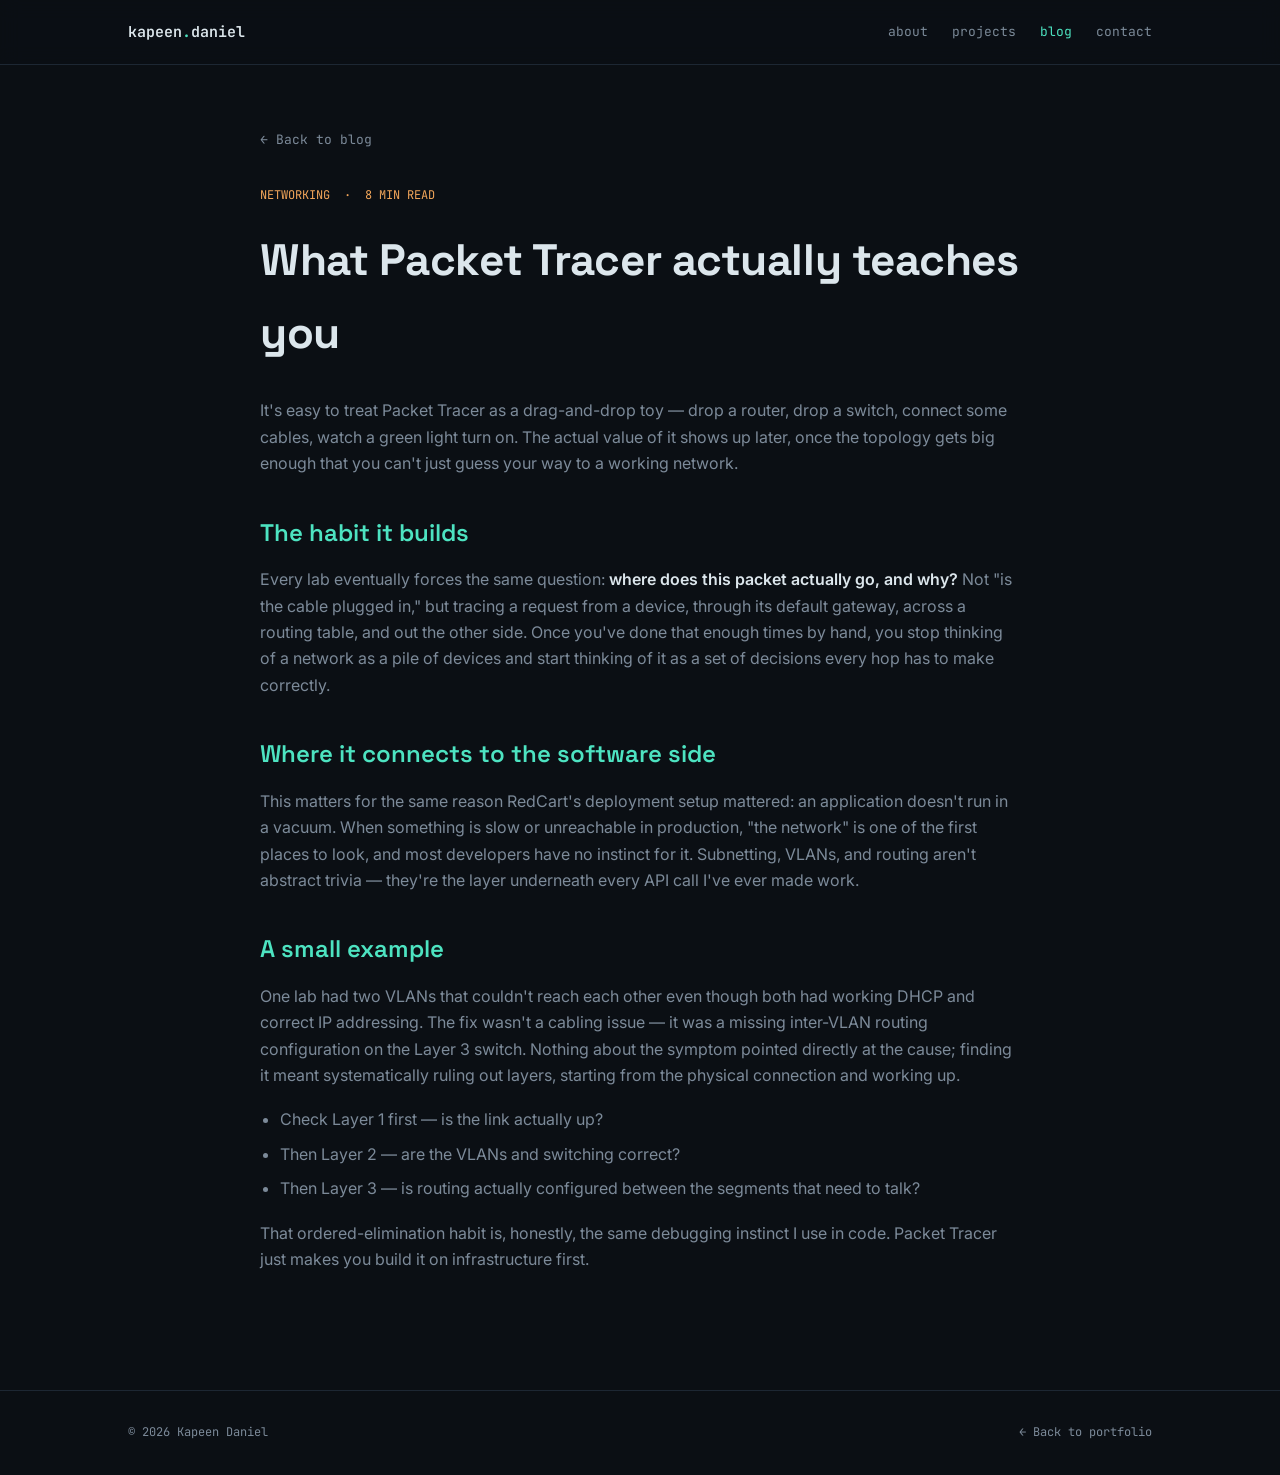
<file: blog/posts/packet-tracer-lessons.html>
<!DOCTYPE html>
<html lang="en">

<head>
    <meta charset="UTF-8">
    <meta name="viewport" content="width=device-width, initial-scale=1.0">
    <title>What Packet Tracer actually teaches you — Kapeen Daniel</title>
    <link rel="icon" href="../../favicon.ico" sizes="any">
    <link rel="icon" type="image/png" sizes="32x32" href="../../assets/favicon-32.png">
    <link rel="icon" type="image/png" sizes="16x16" href="../../assets/favicon-16.png">
    <link rel="apple-touch-icon" href="../../assets/apple-touch-icon.png">
    <link rel="preconnect" href="https://fonts.googleapis.com">
    <link
        href="https://fonts.googleapis.com/css2?family=Space+Grotesk:wght@400;500;600;700&family=Inter:wght@400;500;600&family=JetBrains+Mono:wght@400;500;600&display=swap"
        rel="stylesheet">
    <link rel="stylesheet" href="../blog.css">
</head>

<body>

    <nav>
        <div class="navwrap">
            <a href="../../index.html" class="logo">kapeen<span>.</span>daniel</a>
            <div class="navlinks">
                <a href="../../index.html#about">about</a>
                <a href="../../index.html#projects">projects</a>
                <a href="../index.html" class="active">blog</a>
                <a href="../../index.html#contact">contact</a>
            </div>
        </div>
    </nav>

    <main class="wrap post-body">
        <a class="back-link" href="../index.html">← Back to blog</a>
        <div class="post-meta">NETWORKING &nbsp;·&nbsp; 8 MIN READ</div>
        <h1>What Packet Tracer actually teaches you</h1>

        <p>It's easy to treat Packet Tracer as a drag-and-drop toy — drop a router, drop a switch, connect some cables,
            watch a green light turn on. The actual value of it shows up later, once the topology gets big enough that
            you can't just guess your way to a working network.</p>

        <h2>The habit it builds</h2>
        <p>Every lab eventually forces the same question: <strong>where does this packet actually go, and why?</strong>
            Not "is the cable plugged in," but tracing a request from a device, through its default gateway, across a
            routing table, and out the other side. Once you've done that enough times by hand, you stop thinking of a
            network as a pile of devices and start thinking of it as a set of decisions every hop has to make correctly.
        </p>

        <h2>Where it connects to the software side</h2>
        <p>This matters for the same reason RedCart's deployment setup mattered: an application doesn't run in a vacuum.
            When something is slow or unreachable in production, "the network" is one of the first places to look, and
            most developers have no instinct for it. Subnetting, VLANs, and routing aren't abstract trivia — they're the
            layer underneath every API call I've ever made work.</p>

        <h2>A small example</h2>
        <p>One lab had two VLANs that couldn't reach each other even though both had working DHCP and correct IP
            addressing. The fix wasn't a cabling issue — it was a missing inter-VLAN routing configuration on the Layer
            3 switch. Nothing about the symptom pointed directly at the cause; finding it meant systematically ruling
            out layers, starting from the physical connection and working up.</p>

        <ul>
            <li>Check Layer 1 first — is the link actually up?</li>
            <li>Then Layer 2 — are the VLANs and switching correct?</li>
            <li>Then Layer 3 — is routing actually configured between the segments that need to talk?</li>
        </ul>

        <p>That ordered-elimination habit is, honestly, the same debugging instinct I use in code. Packet Tracer just
            makes you build it on infrastructure first.</p>
    </main>

    <footer>
        <div class="wrap">
            <span>© 2026 Kapeen Daniel</span>
            <span><a href="../../index.html" style="text-decoration:none; color:var(--text-dim);">← Back to
                    portfolio</a></span>
        </div>
    </footer>

</body>

</html>
</file>
<file: blog/blog.css>
:root {
    --bg: #0B0F14;
    --panel: #101720;
    --panel-2: #0d141c;
    --line: #1D2733;
    --text: #DCE6EC;
    --text-dim: #7C8A99;
    --accent: #4DE3C1;
    --accent-2: #F2A65A;
    --mono: 'JetBrains Mono', monospace;
    --display: 'Space Grotesk', sans-serif;
    --body: 'Inter', sans-serif;
}

* {
    box-sizing: border-box;
    margin: 0;
    padding: 0;
}

html {
    scroll-behavior: smooth;
}

body {
    background: var(--bg);
    color: var(--text);
    font-family: var(--body);
    line-height: 1.65;
}

a {
    color: inherit;
}

::selection {
    background: var(--accent);
    color: #0B0F14;
}

.wrap {
    max-width: 760px;
    margin: 0 auto;
    padding: 0 28px;
}

nav {
    position: sticky;
    top: 0;
    z-index: 50;
    background: rgba(11, 15, 20, 0.9);
    backdrop-filter: blur(10px);
    border-bottom: 1px solid var(--line);
}

nav .navwrap {
    max-width: 1080px;
    margin: 0 auto;
    padding: 0 28px;
    height: 64px;
    display: flex;
    align-items: center;
    justify-content: space-between;
}

.logo {
    font-family: var(--mono);
    font-weight: 600;
    font-size: 15px;
    color: var(--text);
    text-decoration: none;
}

.logo span {
    color: var(--accent);
}

.navlinks {
    display: flex;
    gap: 24px;
    font-family: var(--mono);
    font-size: 13px;
}

.navlinks a {
    text-decoration: none;
    color: var(--text-dim);
    transition: color .2s;
}

.navlinks a:hover,
.navlinks a:focus-visible {
    color: var(--accent);
}

.navlinks a.active {
    color: var(--accent);
}

.eyebrow {
    font-family: var(--mono);
    font-size: 13px;
    letter-spacing: 0.06em;
    color: var(--accent);
    display: flex;
    align-items: center;
    gap: 10px;
    margin-bottom: 18px;
}

.eyebrow::before {
    content: "";
    width: 7px;
    height: 7px;
    background: var(--accent);
    border-radius: 50%;
    box-shadow: 0 0 8px var(--accent);
    display: inline-block;
}

.page-head {
    padding: 80px 0 40px;
}

.page-head h1 {
    font-family: var(--display);
    font-weight: 700;
    font-size: clamp(32px, 6vw, 52px);
    letter-spacing: -0.01em;
    margin-bottom: 14px;
}

.page-head p.lead {
    color: var(--text-dim);
    font-size: 16px;
    max-width: 560px;
}

.post-list {
    padding-bottom: 100px;
}

.post-card {
    display: block;
    border: 1px solid var(--line);
    border-radius: 10px;
    background: var(--panel);
    padding: 26px 28px;
    margin-bottom: 18px;
    text-decoration: none;
    transition: border-color .2s ease, transform .2s ease;
}

.post-card:hover {
    border-color: var(--accent);
    transform: translateY(-2px);
}

.post-meta {
    font-family: var(--mono);
    font-size: 12px;
    color: var(--accent-2);
    margin-bottom: 10px;
}

.post-card h2 {
    font-family: var(--display);
    font-size: 22px;
    font-weight: 600;
    color: var(--text);
    margin-bottom: 8px;
}

.post-card p {
    color: var(--text-dim);
    font-size: 15px;
}

.tag-row {
    display: flex;
    gap: 8px;
    flex-wrap: wrap;
    margin-top: 14px;
}

.tag {
    font-family: var(--mono);
    font-size: 11px;
    color: var(--text-dim);
    border: 1px solid var(--line);
    padding: 4px 10px;
    border-radius: 4px;
}

.post-body {
    padding: 60px 0 100px;
}

.post-body .post-meta {
    margin-bottom: 18px;
}

.post-body h1 {
    font-family: var(--display);
    font-size: clamp(28px, 5vw, 44px);
    font-weight: 700;
    margin-bottom: 28px;
    letter-spacing: -0.01em;
}

.post-body h2 {
    font-family: var(--display);
    font-size: 24px;
    font-weight: 600;
    margin: 36px 0 14px;
    color: var(--accent);
}

.post-body p {
    margin-bottom: 18px;
    font-size: 16px;
    color: var(--text-dim);
}

.post-body p strong {
    color: var(--text);
    font-weight: 600;
}

.post-body code {
    font-family: var(--mono);
    font-size: 14px;
    background: var(--panel);
    border: 1px solid var(--line);
    padding: 2px 6px;
    border-radius: 4px;
    color: var(--accent);
}

.post-body pre {
    background: var(--panel-2);
    border: 1px solid var(--line);
    border-radius: 8px;
    padding: 18px 20px;
    overflow-x: auto;
    margin-bottom: 24px;
}

.post-body pre code {
    background: none;
    border: none;
    padding: 0;
    color: var(--text);
}

.post-body ul {
    margin: 0 0 18px 20px;
    color: var(--text-dim);
}

.post-body li {
    margin-bottom: 8px;
}

.back-link {
    display: inline-flex;
    align-items: center;
    gap: 6px;
    font-family: var(--mono);
    font-size: 13px;
    color: var(--text-dim);
    text-decoration: none;
    margin-bottom: 36px;
}

.back-link:hover {
    color: var(--accent);
}

footer {
    border-top: 1px solid var(--line);
    padding: 32px 0;
    font-family: var(--mono);
    font-size: 12px;
    color: var(--text-dim);
}

footer .wrap {
    max-width: 1080px;
    display: flex;
    justify-content: space-between;
    flex-wrap: wrap;
    gap: 10px;
}
</file>
